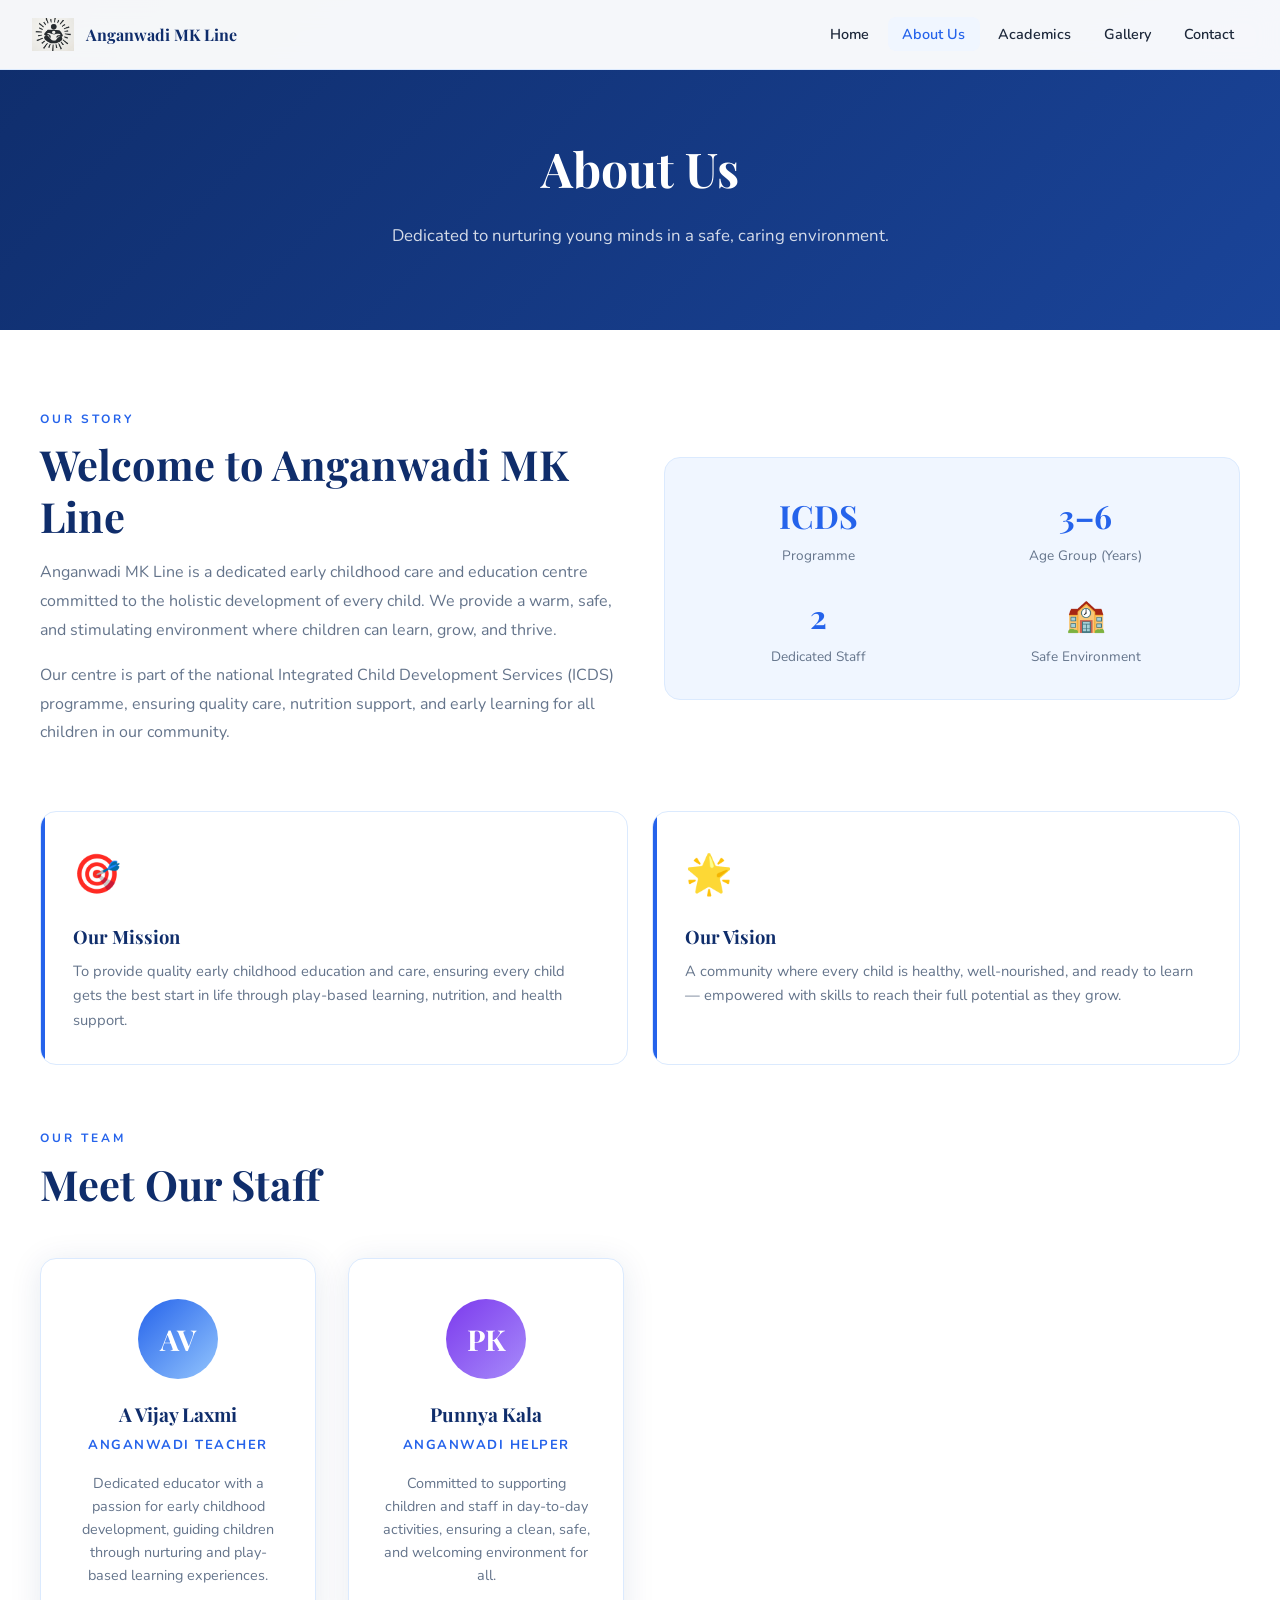
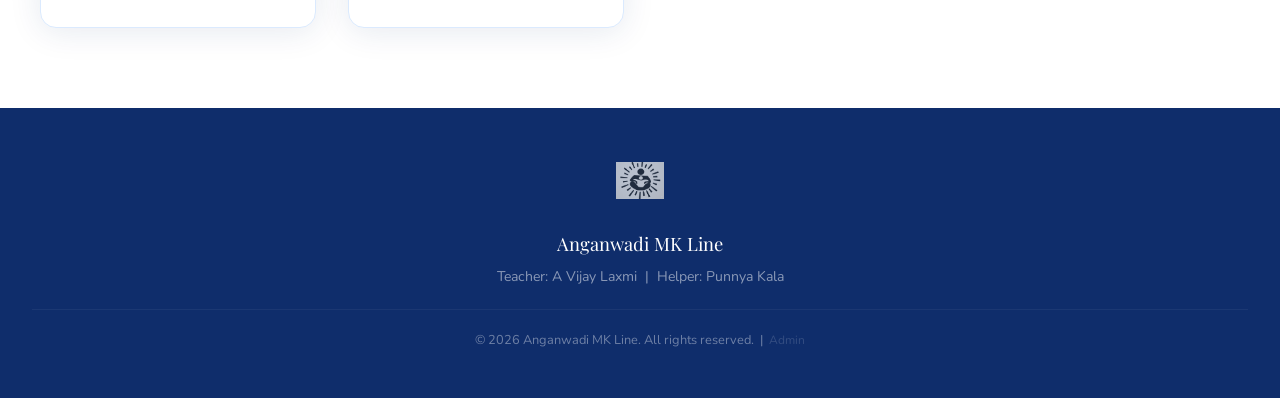
<file: about.html>
<!DOCTYPE html>
<html lang="en">
<head>
  <meta charset="UTF-8" />
  <meta name="viewport" content="width=device-width, initial-scale=1.0" />
  <title>About Us — Anganwadi MK Line</title>
  <link rel="stylesheet" href="style.css" />
  <link rel="icon" href="image.jpg" type="image/jpeg" />
  <style>
    .about-grid {
      display: grid;
      grid-template-columns: 1fr 1fr;
      gap: 3rem;
      align-items: center;
      margin-bottom: 4rem;
    }
    .mv-grid {
      display: grid;
      grid-template-columns: 1fr 1fr;
      gap: 1.5rem;
      margin-bottom: 4rem;
    }
    .stats-grid {
      display: grid;
      grid-template-columns: 1fr 1fr;
      gap: 1.5rem;
      text-align: center;
    }
    @media (max-width: 768px) {
      .about-grid { grid-template-columns: 1fr; gap: 2rem; }
      .mv-grid    { grid-template-columns: 1fr; }
    }
  </style>
</head>
<body>

  <!-- NAVBAR -->
  <nav class="navbar">
    <a class="nav-brand" href="index.html">
      <img class="nav-logo" src="image.jpg" alt="Logo" />
      <span class="nav-name">Anganwadi MK Line</span>
    </a>
    <ul class="nav-links">
      <li><a href="index.html">Home</a></li>
      <li><a href="about.html">About Us</a></li>
      <li><a href="academics.html">Academics</a></li>
      <li><a href="gallery.html">Gallery</a></li>
      <li><a href="contact.html">Contact</a></li>
    </ul>
    <div class="nav-hamburger"><span></span><span></span><span></span></div>
  </nav>

  <!-- PAGE HERO -->
  <div class="page-hero">
    <h1>About Us</h1>
    <p>Dedicated to nurturing young minds in a safe, caring environment.</p>
  </div>

  <!-- ABOUT CONTENT -->
  <section>
    <div class="container">

      <!-- Story + Stats -->
      <div class="about-grid">
        <div>
          <p class="section-label">Our Story</p>
          <h2 class="section-title">Welcome to Anganwadi MK Line</h2>
          <p style="color:var(--muted); line-height:1.8; margin-bottom:1rem;">
            Anganwadi MK Line is a dedicated early childhood care and education centre committed to the holistic development of every child. We provide a warm, safe, and stimulating environment where children can learn, grow, and thrive.
          </p>
          <p style="color:var(--muted); line-height:1.8;">
            Our centre is part of the national Integrated Child Development Services (ICDS) programme, ensuring quality care, nutrition support, and early learning for all children in our community.
          </p>
        </div>
        <div style="background:var(--light-bg); border-radius:var(--radius); padding:2rem; border:1px solid var(--border);">
          <div class="stats-grid">
            <div>
              <div style="font-family:'Playfair Display',serif; font-size:2rem; color:var(--secondary); font-weight:700;">ICDS</div>
              <div style="color:var(--muted); font-size:0.85rem; margin-top:0.25rem;">Programme</div>
            </div>
            <div>
              <div style="font-family:'Playfair Display',serif; font-size:2rem; color:var(--secondary); font-weight:700;">3–6</div>
              <div style="color:var(--muted); font-size:0.85rem; margin-top:0.25rem;">Age Group (Years)</div>
            </div>
            <div>
              <div style="font-family:'Playfair Display',serif; font-size:2rem; color:var(--secondary); font-weight:700;">2</div>
              <div style="color:var(--muted); font-size:0.85rem; margin-top:0.25rem;">Dedicated Staff</div>
            </div>
            <div>
              <div style="font-size:2rem;">🏫</div>
              <div style="color:var(--muted); font-size:0.85rem; margin-top:0.25rem;">Safe Environment</div>
            </div>
          </div>
        </div>
      </div>

      <!-- MISSION & VISION -->
      <div class="mv-grid">
        <div class="academic-card">
          <div class="academic-icon">🎯</div>
          <h3 class="academic-title">Our Mission</h3>
          <p class="academic-desc">To provide quality early childhood education and care, ensuring every child gets the best start in life through play-based learning, nutrition, and health support.</p>
        </div>
        <div class="academic-card">
          <div class="academic-icon">🌟</div>
          <h3 class="academic-title">Our Vision</h3>
          <p class="academic-desc">A community where every child is healthy, well-nourished, and ready to learn — empowered with skills to reach their full potential as they grow.</p>
        </div>
      </div>

      <!-- STAFF -->
      <div>
        <p class="section-label">Our Team</p>
        <h2 class="section-title">Meet Our Staff</h2>
        <div class="staff-grid">
          <div class="staff-card">
            <div class="staff-avatar">AV</div>
            <h3 class="staff-name">A Vijay Laxmi</h3>
            <p class="staff-role">Anganwadi Teacher</p>
            <p style="color:var(--muted); font-size:0.9rem; margin-top:1rem; line-height:1.6;">
              Dedicated educator with a passion for early childhood development, guiding children through nurturing and play-based learning experiences.
            </p>
          </div>
          <div class="staff-card">
            <div class="staff-avatar" style="background:linear-gradient(135deg, #7c3aed, #a78bfa);">PK</div>
            <h3 class="staff-name">Punnya Kala</h3>
            <p class="staff-role">Anganwadi Helper</p>
            <p style="color:var(--muted); font-size:0.9rem; margin-top:1rem; line-height:1.6;">
              Committed to supporting children and staff in day-to-day activities, ensuring a clean, safe, and welcoming environment for all.
            </p>
          </div>
        </div>
      </div>

    </div>
  </section>

  <!-- FOOTER -->
  <footer class="footer">
    <img class="footer-logo" src="image.jpg" alt="Logo" />
    <p class="footer-name">Anganwadi MK Line</p>
    <p class="footer-staff">Teacher: A Vijay Laxmi &nbsp;|&nbsp; Helper: Punnya Kala</p>
    <p class="footer-copy">&copy; <span id="year"></span> Anganwadi MK Line. All rights reserved. &nbsp;|&nbsp; <a href="admin.html" style="color:rgba(255,255,255,0.3); font-size:0.75rem; text-decoration:none;">Admin</a></p>
  </footer>

  <script src="main.js"></script>
  <script>document.getElementById('year').textContent = new Date().getFullYear();</script>
</body>
</html>
</file>
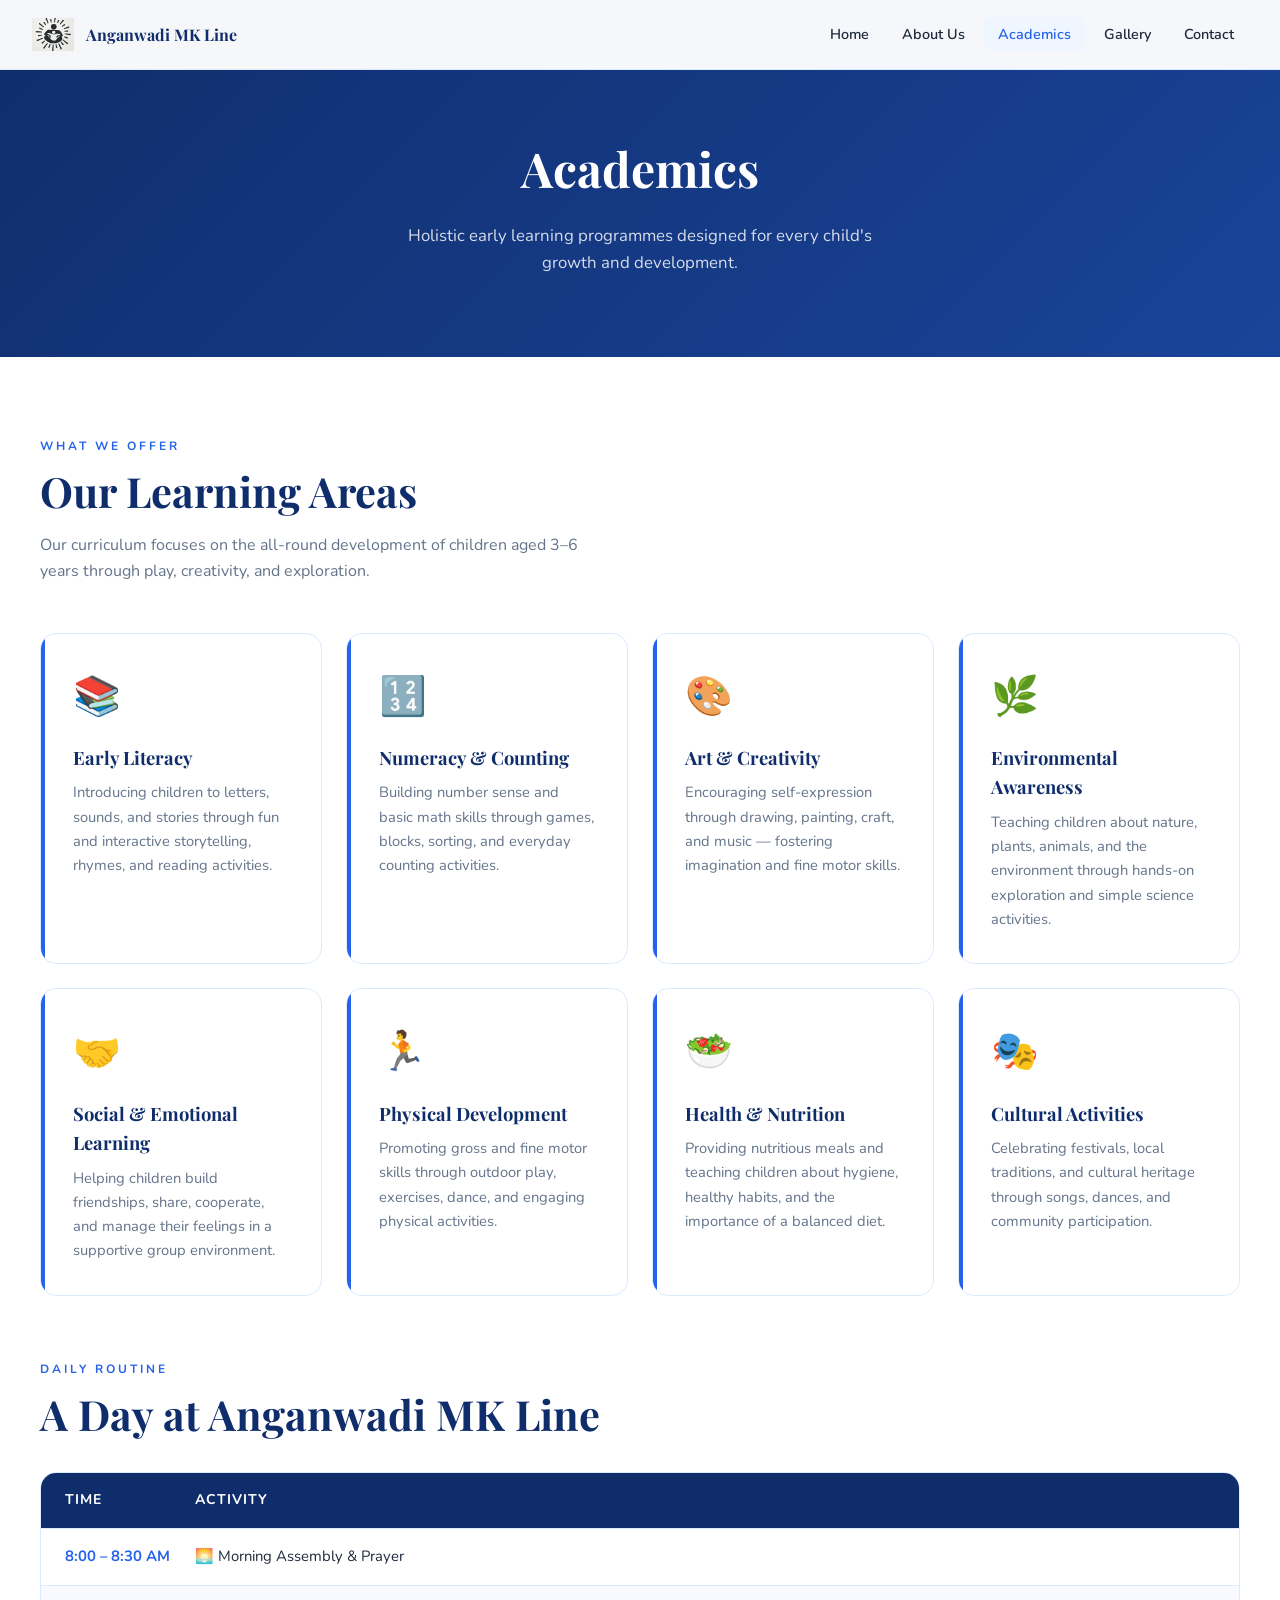
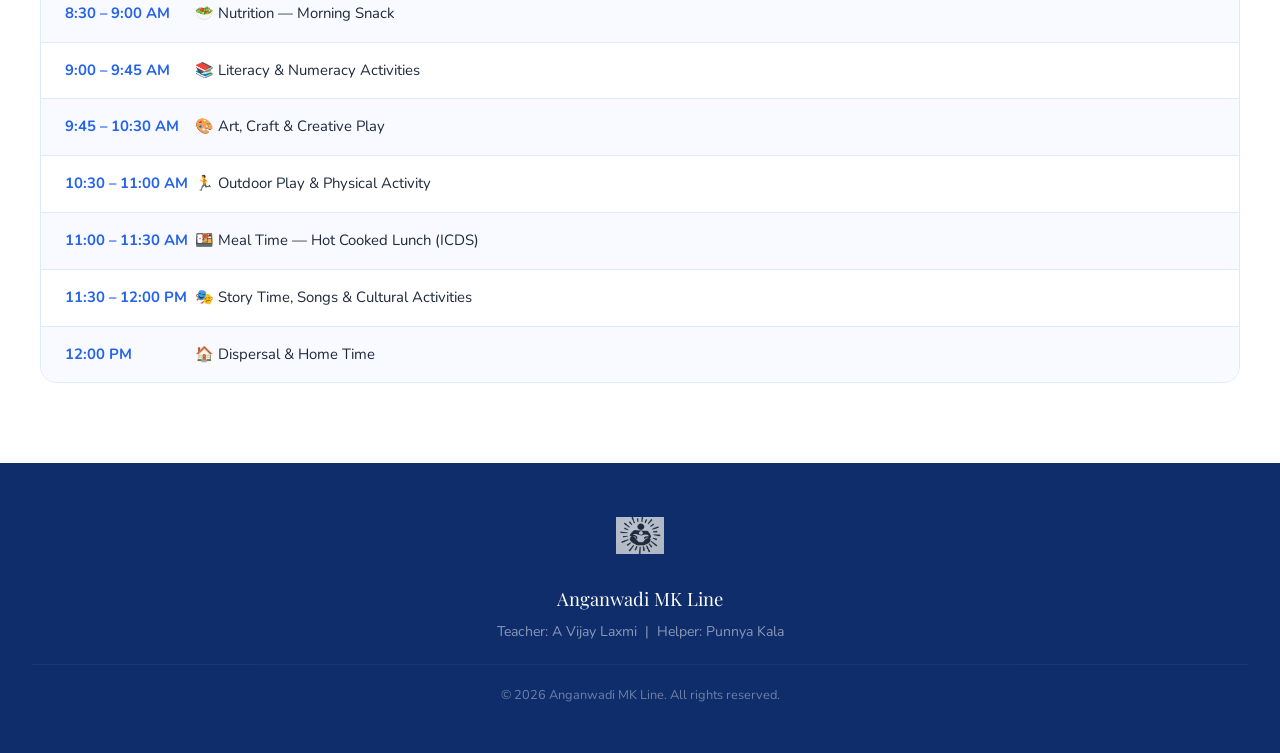
<file: academics.html>
<!DOCTYPE html>
<html lang="en">
<head>
  <meta charset="UTF-8" />
  <meta name="viewport" content="width=device-width, initial-scale=1.0" />
  <title>Academics — Anganwadi MK Line</title>
  <link rel="stylesheet" href="style.css" />
  <link rel="icon" href="image.jpg" type="image/jpeg" />
</head>
<body>

  <!-- NAVBAR -->
  <nav class="navbar">
    <a class="nav-brand" href="index.html">
      <img class="nav-logo" src="image.jpg" alt="Logo" />
      <span class="nav-name">Anganwadi MK Line</span>
    </a>
    <ul class="nav-links">
      <li><a href="index.html">Home</a></li>
      <li><a href="about.html">About Us</a></li>
      <li><a href="academics.html">Academics</a></li>
      <li><a href="gallery.html">Gallery</a></li>
      <li><a href="contact.html">Contact</a></li>
    </ul>
    <div class="nav-hamburger"><span></span><span></span><span></span></div>
  </nav>

  <!-- PAGE HERO -->
  <div class="page-hero">
    <h1>Academics</h1>
    <p>Holistic early learning programmes designed for every child's growth and development.</p>
  </div>

  <!-- ACADEMICS CONTENT -->
  <section>
    <div class="container">
      <p class="section-label">What We Offer</p>
      <h2 class="section-title">Our Learning Areas</h2>
      <p class="section-subtitle" style="margin-bottom:1rem;">
        Our curriculum focuses on the all-round development of children aged 3–6 years through play, creativity, and exploration.
      </p>

      <div class="academics-grid">

        <div class="academic-card">
          <div class="academic-icon">📚</div>
          <h3 class="academic-title">Early Literacy</h3>
          <p class="academic-desc">Introducing children to letters, sounds, and stories through fun and interactive storytelling, rhymes, and reading activities.</p>
        </div>

        <div class="academic-card">
          <div class="academic-icon">🔢</div>
          <h3 class="academic-title">Numeracy & Counting</h3>
          <p class="academic-desc">Building number sense and basic math skills through games, blocks, sorting, and everyday counting activities.</p>
        </div>

        <div class="academic-card">
          <div class="academic-icon">🎨</div>
          <h3 class="academic-title">Art & Creativity</h3>
          <p class="academic-desc">Encouraging self-expression through drawing, painting, craft, and music — fostering imagination and fine motor skills.</p>
        </div>

        <div class="academic-card">
          <div class="academic-icon">🌿</div>
          <h3 class="academic-title">Environmental Awareness</h3>
          <p class="academic-desc">Teaching children about nature, plants, animals, and the environment through hands-on exploration and simple science activities.</p>
        </div>

        <div class="academic-card">
          <div class="academic-icon">🤝</div>
          <h3 class="academic-title">Social & Emotional Learning</h3>
          <p class="academic-desc">Helping children build friendships, share, cooperate, and manage their feelings in a supportive group environment.</p>
        </div>

        <div class="academic-card">
          <div class="academic-icon">🏃</div>
          <h3 class="academic-title">Physical Development</h3>
          <p class="academic-desc">Promoting gross and fine motor skills through outdoor play, exercises, dance, and engaging physical activities.</p>
        </div>

        <div class="academic-card">
          <div class="academic-icon">🥗</div>
          <h3 class="academic-title">Health & Nutrition</h3>
          <p class="academic-desc">Providing nutritious meals and teaching children about hygiene, healthy habits, and the importance of a balanced diet.</p>
        </div>

        <div class="academic-card">
          <div class="academic-icon">🎭</div>
          <h3 class="academic-title">Cultural Activities</h3>
          <p class="academic-desc">Celebrating festivals, local traditions, and cultural heritage through songs, dances, and community participation.</p>
        </div>

      </div>

      <!-- Daily Schedule -->
      <div style="margin-top:4rem;">
        <p class="section-label">Daily Routine</p>
        <h2 class="section-title">A Day at Anganwadi MK Line</h2>
        <div style="margin-top:2rem; display:flex; flex-direction:column; gap:0; border:1px solid var(--border); border-radius:var(--radius); overflow:hidden;">
          <div style="display:grid; grid-template-columns:130px 1fr; background:var(--primary); color:white; padding:1rem 1.5rem; font-weight:700; font-size:0.88rem; letter-spacing:1px; text-transform:uppercase;">
            <span>Time</span><span>Activity</span>
          </div>
          <div id="scheduleRows"></div>
        </div>
      </div>

    </div>
  </section>

  <!-- FOOTER -->
  <footer class="footer">
    <img class="footer-logo" src="image.jpg" alt="Logo" />
    <p class="footer-name">Anganwadi MK Line</p>
    <p class="footer-staff">Teacher: A Vijay Laxmi &nbsp;|&nbsp; Helper: Punnya Kala</p>
    <p class="footer-copy">&copy; <span id="year"></span> Anganwadi MK Line. All rights reserved.</p>
  </footer>

  <script src="main.js"></script>
  <script>
    document.getElementById('year').textContent = new Date().getFullYear();

    const schedule = [
      { time: '8:00 – 8:30 AM',  activity: '🌅 Morning Assembly & Prayer' },
      { time: '8:30 – 9:00 AM',  activity: '🥗 Nutrition — Morning Snack' },
      { time: '9:00 – 9:45 AM',  activity: '📚 Literacy & Numeracy Activities' },
      { time: '9:45 – 10:30 AM', activity: '🎨 Art, Craft & Creative Play' },
      { time: '10:30 – 11:00 AM',activity: '🏃 Outdoor Play & Physical Activity' },
      { time: '11:00 – 11:30 AM',activity: '🍱 Meal Time — Hot Cooked Lunch (ICDS)' },
      { time: '11:30 – 12:00 PM',activity: '🎭 Story Time, Songs & Cultural Activities' },
      { time: '12:00 PM',         activity: '🏠 Dispersal & Home Time' },
    ];

    const rows = document.getElementById('scheduleRows');
    schedule.forEach((item, i) => {
      rows.innerHTML += `
        <div style="display:grid; grid-template-columns:130px 1fr; padding:1rem 1.5rem;
             border-top:1px solid var(--border); font-size:0.93rem;
             background:${i % 2 === 0 ? 'var(--white)' : 'var(--off-white)'}">
          <span style="color:var(--secondary); font-weight:700;">${item.time}</span>
          <span style="color:var(--text);">${item.activity}</span>
        </div>`;
    });
  </script>
</body>
</html>
</file>
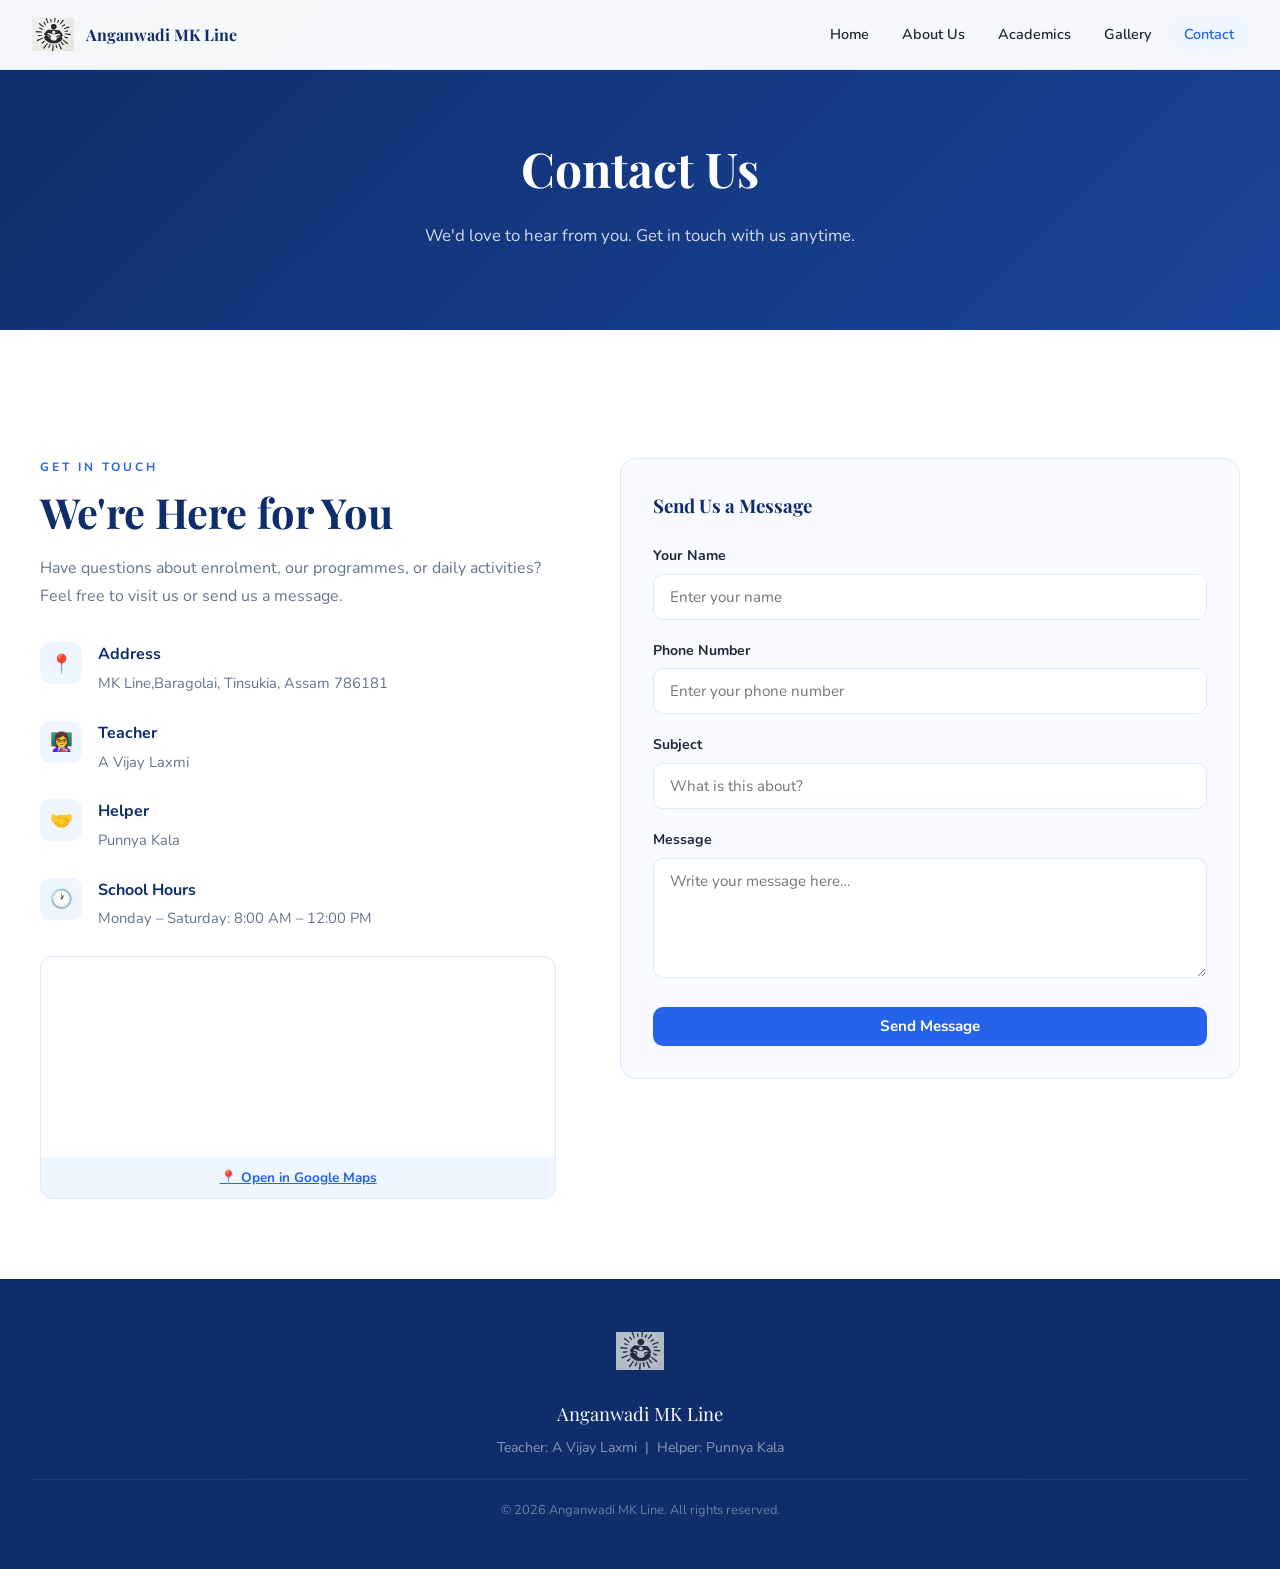
<file: contact.html>
<!DOCTYPE html>
<html lang="en">
<head>
  <meta charset="UTF-8" />
  <meta name="viewport" content="width=device-width, initial-scale=1.0" />
  <title>Contact — Anganwadi MK Line</title>
  <link rel="stylesheet" href="style.css" />
  <link rel="icon" href="image.jpg" type="image/jpeg" />
</head>
<body>

  <!-- NAVBAR -->
  <nav class="navbar">
    <a class="nav-brand" href="index.html">
      <img class="nav-logo" src="image.jpg" alt="Logo" />
      <span class="nav-name">Anganwadi MK Line</span>
    </a>
    <ul class="nav-links">
      <li><a href="index.html">Home</a></li>
      <li><a href="about.html">About Us</a></li>
      <li><a href="academics.html">Academics</a></li>
      <li><a href="gallery.html">Gallery</a></li>
      <li><a href="contact.html">Contact</a></li>
    </ul>
    <div class="nav-hamburger"><span></span><span></span><span></span></div>
  </nav>

  <!-- PAGE HERO -->
  <div class="page-hero">
    <h1>Contact Us</h1>
    <p>We'd love to hear from you. Get in touch with us anytime.</p>
  </div>

  <!-- CONTACT -->
  <section>
    <div class="container">
      <div class="contact-grid">

        <!-- Info -->
        <div class="contact-info">
          <p class="section-label">Get In Touch</p>
          <h2 class="section-title">We're Here for You</h2>
          <p style="color:var(--muted); margin-bottom:2rem; line-height:1.75;">
            Have questions about enrolment, our programmes, or daily activities? Feel free to visit us or send us a message.
          </p>

          <div class="contact-item">
            <div class="contact-icon">📍</div>
            <div class="contact-item-text">
              <strong>Address</strong>
              <span>MK Line,Baragolai, Tinsukia, Assam 786181</span>
            </div>
          </div>

          <div class="contact-item">
            <div class="contact-icon">👩‍🏫</div>
            <div class="contact-item-text">
              <strong>Teacher</strong>
              <span>A Vijay Laxmi</span>
            </div>
          </div>

          <div class="contact-item">
            <div class="contact-icon">🤝</div>
            <div class="contact-item-text">
              <strong>Helper</strong>
              <span>Punnya Kala</span>
            </div>
          </div>

          <div class="contact-item">
            <div class="contact-icon">🕐</div>
            <div class="contact-item-text">
              <strong>School Hours</strong>
              <span>Monday – Saturday: 8:00 AM – 12:00 PM</span>
            </div>
          </div>

          <!-- Map -->
          <div style="margin-top:1.5rem; border-radius:12px; overflow:hidden; border:1px solid var(--border);">
            <iframe
              src="https://maps.google.com/maps?q=MK+Line+Assam&output=embed"
              width="100%" height="200" style="border:0; display:block;"
              allowfullscreen="" loading="lazy">
            </iframe>
            <a href="https://maps.app.goo.gl/bhAY4yVsipz74qeS8" target="_blank"
              style="display:block; text-align:center; padding:0.6rem; font-size:0.85rem; color:var(--secondary); font-weight:700; background:var(--light-bg);">
              📍 Open in Google Maps
            </a>
          </div>

        </div>

        <!-- Form -->
        <div class="contact-form">
          <h3>Send Us a Message</h3>

          <div class="form-group">
            <label for="name">Your Name</label>
            <input type="text" id="name" placeholder="Enter your name" />
          </div>

          <div class="form-group">
            <label for="phone">Phone Number</label>
            <input type="tel" id="phone" placeholder="Enter your phone number" />
          </div>

          <div class="form-group">
            <label for="subject">Subject</label>
            <input type="text" id="subject" placeholder="What is this about?" />
          </div>

          <div class="form-group">
            <label for="message">Message</label>
            <textarea id="message" placeholder="Write your message here…"></textarea>
          </div>

          <button class="btn btn-primary btn-full" onclick="sendMessage()">
            Send Message
          </button>

          <div class="success-msg" id="contactSuccess">
            ✅ Message sent! We'll get back to you soon.
          </div>
        </div>

      </div>
    </div>
  </section>

  <!-- FOOTER -->
  <footer class="footer">
    <img class="footer-logo" src="image.jpg" alt="Logo" />
    <p class="footer-name">Anganwadi MK Line</p>
    <p class="footer-staff">Teacher: A Vijay Laxmi &nbsp;|&nbsp; Helper: Punnya Kala</p>
    <p class="footer-copy">&copy; <span id="year"></span> Anganwadi MK Line. All rights reserved.</p>
  </footer>

  <script src="main.js"></script>
  <script>
    document.getElementById('year').textContent = new Date().getFullYear();

    function sendMessage() {
      const name    = document.getElementById('name').value.trim();
      const phone   = document.getElementById('phone').value.trim();
      const subject = document.getElementById('subject').value.trim();
      const message = document.getElementById('message').value.trim();

      if (!name || !message) {
        alert('Please enter your name and message.');
        return;
      }

      const phoneNumber = '919864042310'; // Replace with your actual number
      const text = encodeURIComponent(
        `Name: ${name}\nPhone: ${phone}\nSubject: ${subject}\n\nMessage:\n${message}`
      );
      window.open(`https://wa.me/${phoneNumber}?text=${text}`, '_blank');

      document.getElementById('contactSuccess').classList.add('show');
      setTimeout(() => document.getElementById('contactSuccess').classList.remove('show'), 5000);
    }
  </script>
</body>
</html>
</file>
<file: style.css>
@import url('https://fonts.googleapis.com/css2?family=Playfair+Display:wght@600;700&family=Nunito:wght@400;500;600;700&display=swap');

:root {
  --primary: #0f2d6b;
  --primary-light: #1a4499;
  --secondary: #2563eb;
  --accent: #3b82f6;
  --accent-light: #93c5fd;
  --white: #ffffff;
  --light-bg: #f0f6ff;
  --off-white: #f8faff;
  --dark: #0f172a;
  --text: #1e293b;
  --muted: #64748b;
  --border: #dbeafe;
  --shadow: 0 4px 32px rgba(15, 45, 107, 0.1);
  --shadow-hover: 0 8px 48px rgba(15, 45, 107, 0.2);
  --radius: 16px;
  --transition: all 0.35s cubic-bezier(0.4, 0, 0.2, 1);
}

* { margin: 0; padding: 0; box-sizing: border-box; }
html { scroll-behavior: smooth; }

body {
  font-family: 'Nunito', sans-serif;
  color: var(--text);
  background: var(--white);
  overflow-x: hidden;
  line-height: 1.6;
}

/* ---- NAVBAR ---- */
.navbar {
  position: fixed;
  top: 0; left: 0; right: 0;
  z-index: 1000;
  background: rgba(255,255,255,0.96);
  backdrop-filter: blur(12px);
  border-bottom: 1px solid var(--border);
  padding: 0 2rem;
  height: 70px;
  display: flex;
  align-items: center;
  justify-content: space-between;
  transition: var(--transition);
}
.navbar.scrolled { box-shadow: 0 2px 24px rgba(15,45,107,0.12); }

.nav-brand {
  display: flex; align-items: center; gap: 12px; text-decoration: none;
}
.nav-logo { width: 42px; height: 42px; object-fit: contain; }
.nav-name {
  font-family: 'Playfair Display', serif;
  font-size: 1rem; color: var(--primary);
  font-weight: 700; line-height: 1.2; max-width: 180px;
}

.nav-links { display: flex; align-items: center; gap: 0.25rem; list-style: none; }
.nav-links a {
  text-decoration: none; color: var(--text); font-weight: 600;
  font-size: 0.9rem; padding: 0.45rem 0.9rem; border-radius: 8px; transition: var(--transition);
}
.nav-links a:hover, .nav-links a.active {
  color: var(--secondary); background: var(--light-bg);
}

.nav-hamburger { display: none; flex-direction: column; gap: 5px; cursor: pointer; padding: 4px; }
.nav-hamburger span { display: block; width: 24px; height: 2px; background: var(--primary); border-radius: 2px; transition: var(--transition); }

/* ---- HERO ---- */
.hero {
  min-height: 100vh;
  background: linear-gradient(135deg, var(--primary) 0%, var(--primary-light) 50%, #1d4ed8 100%);
  display: flex; align-items: center; justify-content: center;
  text-align: center; position: relative; overflow: hidden; padding: 100px 2rem 5rem;
}
.hero::before {
  content: '';
  position: absolute; inset: 0;
  background: radial-gradient(ellipse at 70% 20%, rgba(255,255,255,0.04) 0%, transparent 60%),
              radial-gradient(ellipse at 20% 80%, rgba(255,255,255,0.04) 0%, transparent 60%);
}
.hero-shapes {
  position: absolute; inset: 0; overflow: hidden; pointer-events: none;
}
.hero-shape {
  position: absolute; border-radius: 50%;
  background: rgba(255,255,255,0.04);
}
.hero-shape:nth-child(1) { width: 400px; height: 400px; top: -100px; right: -100px; }
.hero-shape:nth-child(2) { width: 200px; height: 200px; bottom: 100px; left: -50px; }
.hero-shape:nth-child(3) { width: 100px; height: 100px; top: 30%; left: 10%; }

.hero-content { position: relative; max-width: 800px; animation: fadeUp 0.9s ease both; }
/* .hero-logo {
  width: 90px; height: 90px; object-fit: contain;
  margin-bottom: 1.5rem; 
  animation: fadeDown 0.8s ease 0.2s both;
} */
.hero h1 {
  font-family: 'Playfair Display', serif;
  font-size: clamp(2.2rem, 5vw, 3.8rem);
  color: #fff; margin-bottom: 1rem; line-height: 1.2;
}
.hero-tagline {
  font-size: 1.1rem; color: rgba(255,255,255,0.82);
  max-width: 480px; margin: 0 auto 2.5rem;
}
.hero-btn {
  display: inline-block; padding: 0.9rem 2.5rem;
  background: #fff; color: var(--primary);
  border-radius: 50px; font-weight: 700; text-decoration: none;
  font-size: 1rem; transition: var(--transition);
  box-shadow: 0 4px 24px rgba(0,0,0,0.2);
}
.hero-btn:hover { transform: translateY(-2px); box-shadow: 0 8px 32px rgba(0,0,0,0.3); }

.hero-scroll {
  position: absolute; bottom: 2rem; left: 50%;
  transform: translateX(-50%);
  color: rgba(255,255,255,0.5); font-size: 0.85rem;
  display: flex; flex-direction: column; align-items: center; gap: 6px;
  animation: bounce 2s infinite;
}
.hero-scroll svg { opacity: 0.6; }

/* ---- SECTIONS ---- */
section { padding: 5rem 2rem; }
.container { max-width: 1200px; margin: 0 auto; }

.section-label {
  font-size: 0.75rem; font-weight: 700; text-transform: uppercase;
  letter-spacing: 3px; color: var(--secondary); margin-bottom: 0.6rem;
}
.section-title {
  font-family: 'Playfair Display', serif;
  font-size: clamp(1.8rem, 4vw, 2.6rem);
  color: var(--primary); margin-bottom: 1rem; line-height: 1.25;
}
.section-subtitle { font-size: 1rem; color: var(--muted); max-width: 580px; }

/* ---- EVENTS ---- */
.events-section { background: var(--off-white); }
.events-header { text-align: center; margin-bottom: 3rem; }
.events-header .section-subtitle { margin: 0 auto; }

.events-grid {
  display: grid; grid-template-columns: repeat(auto-fill, minmax(300px, 1fr)); gap: 2rem;
}

.event-card {
  background: var(--white); border-radius: var(--radius);
  overflow: hidden; box-shadow: var(--shadow);
  border: 1px solid var(--border);
  opacity: 0; transform: translateY(40px);
  transition: opacity 0.7s ease, transform 0.7s ease, box-shadow 0.35s ease;
}
.event-card.visible { opacity: 1; transform: translateY(0); }
.event-card:hover { transform: translateY(-6px); box-shadow: var(--shadow-hover); }
.event-card.visible:hover { transform: translateY(-6px); }

.event-img {
  width: 100%; height: 195px; object-fit: cover; background: var(--light-bg); display: block;
}
.event-img-placeholder {
  width: 100%; height: 195px;
  background: linear-gradient(135deg, var(--light-bg), #c7d9f8);
  display: flex; align-items: center; justify-content: center; font-size: 3rem;
}
.event-body { padding: 1.5rem; }
.event-date-badge {
  display: inline-flex; align-items: center; gap: 0.4rem;
  background: var(--light-bg); color: var(--secondary);
  font-size: 0.78rem; font-weight: 700;
  padding: 0.3rem 0.75rem; border-radius: 50px; margin-bottom: 0.75rem;
}
.event-title {
  font-family: 'Playfair Display', serif;
  font-size: 1.2rem; color: var(--primary); margin-bottom: 0.5rem;
}
.event-desc {
  color: var(--muted); font-size: 0.9rem; line-height: 1.65;
  display: -webkit-box; -webkit-line-clamp: 3; -webkit-box-orient: vertical; overflow: hidden;
}

.no-data {
  text-align: center; padding: 4rem 2rem;
  color: var(--muted); grid-column: 1 / -1;
}
.no-data span { display: block; font-size: 3rem; margin-bottom: 1rem; }

/* ---- PAGE HERO ---- */
.page-hero {
  background: linear-gradient(135deg, var(--primary) 0%, var(--primary-light) 100%);
  padding: 130px 2rem 5rem; text-align: center; color: white;
}
.page-hero h1 {
  font-family: 'Playfair Display', serif;
  font-size: clamp(2rem, 5vw, 3rem); margin-bottom: 1rem;
}
.page-hero p { font-size: 1.05rem; opacity: 0.82; max-width: 500px; margin: 0 auto; }

/* ---- STAFF ---- */
.staff-grid { display: grid; grid-template-columns: repeat(auto-fill, minmax(260px, 1fr)); gap: 2rem; margin-top: 3rem; }
.staff-card {
  background: var(--white); border: 1px solid var(--border);
  border-radius: var(--radius); padding: 2.5rem 2rem; text-align: center;
  box-shadow: var(--shadow); transition: var(--transition);
}
.staff-card:hover { transform: translateY(-4px); box-shadow: var(--shadow-hover); }
.staff-avatar {
  width: 80px; height: 80px; border-radius: 50%;
  background: linear-gradient(135deg, var(--secondary), var(--accent-light));
  display: flex; align-items: center; justify-content: center;
  font-size: 1.8rem; color: white; margin: 0 auto 1.25rem;
  font-family: 'Playfair Display', serif; font-weight: 700;
}
.staff-name { font-family: 'Playfair Display', serif; font-size: 1.2rem; color: var(--primary); margin-bottom: 0.35rem; }
.staff-role { color: var(--secondary); font-size: 0.82rem; font-weight: 700; text-transform: uppercase; letter-spacing: 1.5px; }

/* ---- ACADEMICS ---- */
.academics-grid { display: grid; grid-template-columns: repeat(auto-fill, minmax(260px, 1fr)); gap: 1.5rem; margin-top: 3rem; }
.academic-card {
  background: var(--white); border: 1px solid var(--border);
  border-radius: var(--radius); padding: 2rem;
  transition: var(--transition); position: relative; overflow: hidden;
}
.academic-card::before {
  content: ''; position: absolute;
  top: 0; left: 0; width: 4px; height: 100%;
  background: var(--secondary); border-radius: 0 4px 4px 0;
}
.academic-card:hover { transform: translateX(4px); box-shadow: var(--shadow); }
.academic-icon { font-size: 2.4rem; margin-bottom: 1rem; }
.academic-title { font-family: 'Playfair Display', serif; font-size: 1.15rem; color: var(--primary); margin-bottom: 0.5rem; }
.academic-desc { color: var(--muted); font-size: 0.92rem; line-height: 1.65; }

/* ---- GALLERY ---- */
.gallery-grid { display: grid; grid-template-columns: repeat(auto-fill, minmax(260px, 1fr)); gap: 1rem; margin-top: 2rem; }
.gallery-item {
  border-radius: 12px; overflow: hidden;
  aspect-ratio: 4/3; cursor: pointer; position: relative;
  background: var(--light-bg); transition: var(--transition);
}
.gallery-item img { width: 100%; height: 100%; object-fit: cover; transition: transform 0.5s ease; display: block; }
.gallery-item:hover img { transform: scale(1.05); }
.gallery-overlay {
  position: absolute; inset: 0;
  background: rgba(15,45,107,0); display: flex;
  align-items: center; justify-content: center;
  transition: var(--transition); color: white; font-size: 1.8rem;
}
.gallery-item:hover .gallery-overlay { background: rgba(15,45,107,0.45); }

/* Lightbox */
.lightbox {
  position: fixed; inset: 0;
  background: rgba(0,0,0,0.95); z-index: 9999;
  display: none; align-items: center; justify-content: center; padding: 2rem;
}
.lightbox.active { display: flex; }
.lightbox img { max-width: 90vw; max-height: 88vh; object-fit: contain; border-radius: 8px; }
.lightbox-close {
  position: absolute; top: 1.5rem; right: 1.5rem;
  color: white; font-size: 1.5rem; cursor: pointer;
  background: rgba(255,255,255,0.12); border: none;
  width: 48px; height: 48px; border-radius: 50%;
  display: flex; align-items: center; justify-content: center;
  transition: var(--transition);
}
.lightbox-close:hover { background: rgba(255,255,255,0.25); }

/* ---- CONTACT ---- */
.contact-grid { display: grid; grid-template-columns: 1fr 1.2fr; gap: 4rem; align-items: start; margin-top: 3rem; }
.contact-info h3 { font-family: 'Playfair Display', serif; color: var(--primary); font-size: 1.4rem; margin-bottom: 1.5rem; }
.contact-item { display: flex; gap: 1rem; margin-bottom: 1.5rem; align-items: flex-start; }
.contact-icon {
  width: 42px; height: 42px; background: var(--light-bg);
  border-radius: 10px; display: flex; align-items: center;
  justify-content: center; flex-shrink: 0; font-size: 1.15rem;
}
.contact-item-text strong { display: block; color: var(--primary); font-weight: 700; margin-bottom: 0.2rem; }
.contact-item-text span { color: var(--muted); font-size: 0.92rem; }

.contact-form { background: var(--off-white); padding: 2rem; border-radius: var(--radius); border: 1px solid var(--border); }
.contact-form h3 { font-family: 'Playfair Display', serif; color: var(--primary); margin-bottom: 1.5rem; }

/* ---- FORMS ---- */
.form-group { margin-bottom: 1.25rem; }
.form-group label { display: block; font-weight: 700; margin-bottom: 0.4rem; color: var(--text); font-size: 0.88rem; }
.form-group input,
.form-group textarea,
.form-group select {
  width: 100%; padding: 0.75rem 1rem;
  border: 1.5px solid var(--border); border-radius: 10px;
  font-family: 'Nunito', sans-serif; font-size: 0.95rem;
  transition: var(--transition); background: var(--white); color: var(--text); outline: none;
}
.form-group input:focus,
.form-group textarea:focus,
.form-group select:focus {
  border-color: var(--secondary); box-shadow: 0 0 0 3px rgba(37,99,235,0.1);
}
.form-group textarea { resize: vertical; min-height: 120px; }

/* ---- BUTTONS ---- */
.btn {
  display: inline-flex; align-items: center; gap: 0.5rem;
  padding: 0.75rem 1.75rem; border-radius: 10px;
  font-weight: 700; font-size: 0.95rem; cursor: pointer;
  transition: var(--transition); border: none; text-decoration: none;
  font-family: 'Nunito', sans-serif; line-height: 1;
}
.btn-primary { background: var(--secondary); color: white; }
.btn-primary:hover { background: var(--primary); transform: translateY(-1px); box-shadow: 0 4px 16px rgba(37,99,235,0.3); }
.btn-outline { background: transparent; color: var(--secondary); border: 2px solid var(--secondary); }
.btn-outline:hover { background: var(--secondary); color: white; }
.btn-danger { background: #ef4444; color: white; font-size: 0.85rem; padding: 0.45rem 0.9rem; border-radius: 8px; }
.btn-danger:hover { background: #dc2626; }
.btn-sm { padding: 0.5rem 1rem; font-size: 0.85rem; }
.btn-full { width: 100%; justify-content: center; }

/* ---- ADMIN ---- */
.admin-password-screen {
  min-height: 100vh; display: flex; align-items: center; justify-content: center;
  background: linear-gradient(135deg, var(--primary) 0%, var(--primary-light) 100%); padding: 2rem;
}
.admin-login-card {
  background: white; padding: 2.5rem; border-radius: 20px;
  width: 100%; max-width: 400px; text-align: center;
  box-shadow: 0 20px 60px rgba(0,0,0,0.3);
}
.admin-login-card img { width: 55px; height: 55px; object-fit: contain; margin-bottom: 1rem; }
.admin-login-card h2 { font-family: 'Playfair Display', serif; color: var(--primary); margin-bottom: 0.4rem; }
.admin-login-card p { color: var(--muted); margin-bottom: 1.75rem; font-size: 0.92rem; }
.admin-error { color: #ef4444; font-size: 0.85rem; margin-top: 0.6rem; display: none; }

.admin-wrapper { min-height: 100vh; background: var(--off-white); display: none; }
.admin-topbar {
  background: var(--primary); color: white; padding: 1.1rem 2rem;
  display: flex; align-items: center; justify-content: space-between; gap: 1rem;
}
.admin-topbar h1 { font-family: 'Playfair Display', serif; font-size: 1.2rem; }
.admin-topbar span { font-size: 0.85rem; opacity: 0.7; }

.admin-content { max-width: 880px; margin: 0 auto; padding: 2rem; }

.admin-tabs {
  display: flex; gap: 0.5rem; margin-bottom: 2rem;
  background: white; padding: 0.5rem; border-radius: 12px;
  box-shadow: var(--shadow); border: 1px solid var(--border);
}
.admin-tab {
  flex: 1; padding: 0.7rem; border: none; background: transparent;
  border-radius: 8px; font-family: 'Nunito', sans-serif;
  font-weight: 700; cursor: pointer; color: var(--muted);
  transition: var(--transition); font-size: 0.88rem;
}
.admin-tab.active { background: var(--secondary); color: white; }

.admin-panel { display: none; }
.admin-panel.active { display: block; }

.admin-card {
  background: white; border-radius: var(--radius); padding: 2rem;
  box-shadow: var(--shadow); border: 1px solid var(--border); margin-bottom: 2rem;
}
.admin-card h2 { font-family: 'Playfair Display', serif; color: var(--primary); margin-bottom: 1.5rem; font-size: 1.25rem; }

.img-upload-area {
  width: 100%; height: 180px; border: 2px dashed var(--border);
  border-radius: 10px; display: flex; flex-direction: column;
  align-items: center; justify-content: center;
  cursor: pointer; transition: var(--transition); overflow: hidden; position: relative;
  background: var(--off-white); margin-bottom: 0.75rem;
}
.img-upload-area:hover { border-color: var(--secondary); background: var(--light-bg); }
.img-upload-area img { width: 100%; height: 100%; object-fit: cover; position: absolute; inset: 0; }
.img-upload-placeholder { text-align: center; color: var(--muted); pointer-events: none; }
.img-upload-placeholder span { display: block; font-size: 2.5rem; margin-bottom: 0.5rem; }
.img-upload-placeholder p { font-size: 0.88rem; }

.img-upload-tag { font-size: 0.8rem; color: var(--secondary); font-weight: 600; margin-bottom: 1.25rem; display: block; }

/* Event list in admin */
.event-list { display: flex; flex-direction: column; gap: 1rem; }
.event-list-item {
  display: flex; align-items: center; gap: 1rem;
  padding: 1rem; background: var(--off-white);
  border-radius: 10px; border: 1px solid var(--border);
}
.event-list-img {
  width: 65px; height: 65px; object-fit: cover;
  border-radius: 8px; flex-shrink: 0; background: var(--light-bg);
}
.event-list-img-placeholder {
  width: 65px; height: 65px; border-radius: 8px; flex-shrink: 0;
  background: var(--light-bg); display: flex; align-items: center;
  justify-content: center; font-size: 1.5rem;
}
.event-list-info { flex: 1; min-width: 0; }
.event-list-name { font-weight: 700; color: var(--primary); margin-bottom: 0.2rem; white-space: nowrap; overflow: hidden; text-overflow: ellipsis; }
.event-list-date { font-size: 0.82rem; color: var(--secondary); }

/* Gallery admin list */
.gallery-admin-grid { display: grid; grid-template-columns: repeat(auto-fill, minmax(120px, 1fr)); gap: 0.75rem; }
.gallery-admin-item { position: relative; aspect-ratio: 1; border-radius: 8px; overflow: hidden; background: var(--light-bg); }
.gallery-admin-item img { width: 100%; height: 100%; object-fit: cover; }
.gallery-admin-delete {
  position: absolute; top: 4px; right: 4px;
  background: rgba(239,68,68,0.9); color: white;
  border: none; border-radius: 50%; width: 24px; height: 24px;
  display: flex; align-items: center; justify-content: center;
  cursor: pointer; font-size: 0.8rem; transition: var(--transition);
}
.gallery-admin-delete:hover { background: #dc2626; }

/* ---- ALERTS ---- */
.success-msg {
  background: #ecfdf5; border: 1px solid #6ee7b7; color: #065f46;
  padding: 0.9rem 1rem; border-radius: 10px; margin-top: 1rem;
  display: none; font-weight: 600; font-size: 0.9rem;
}
.success-msg.show { display: block; }
.loading-msg { color: var(--muted); font-size: 0.9rem; text-align: center; padding: 2rem; }

/* ---- FOOTER ---- */
.footer { background: var(--primary); color: rgba(255,255,255,0.78); padding: 3rem 2rem; text-align: center; }
.footer-logo { width: 48px; height: 48px; object-fit: contain; margin-bottom: 1rem; opacity: 0.75; }
.footer-name { font-family: 'Playfair Display', serif; color: white; font-size: 1.15rem; margin-bottom: 0.5rem; }
.footer-staff { font-size: 0.88rem; opacity: 0.65; margin-bottom: 0.25rem; }
.footer-copy { font-size: 0.8rem; opacity: 0.5; margin-top: 1.25rem; border-top: 1px solid rgba(255,255,255,0.1); padding-top: 1.25rem; }

/* ---- ANIMATIONS ---- */
@keyframes fadeUp {
  from { opacity: 0; transform: translateY(30px); }
  to { opacity: 1; transform: translateY(0); }
}
@keyframes fadeDown {
  from { opacity: 0; transform: translateY(-20px); }
  to { opacity: 1; transform: translateY(0); }
}
@keyframes bounce {
  0%, 100% { transform: translateX(-50%) translateY(0); }
  50% { transform: translateX(-50%) translateY(8px); }
}
@keyframes spin {
  to { transform: rotate(360deg); }
}
.spinner {
  width: 28px; height: 28px; border: 3px solid var(--border);
  border-top-color: var(--secondary); border-radius: 50%;
  animation: spin 0.7s linear infinite; margin: 1rem auto;
}

/* ---- RESPONSIVE ---- */
@media (max-width: 768px) {
  .nav-links {
    display: none; position: fixed; top: 70px; left: 0; right: 0;
    background: white; flex-direction: column; padding: 1rem;
    border-bottom: 1px solid var(--border); box-shadow: 0 4px 16px rgba(0,0,0,0.08);
  }
  .nav-links.open { display: flex; }
  .nav-hamburger { display: flex; }
  .contact-grid { grid-template-columns: 1fr; gap: 2rem; }
  .admin-tabs { flex-wrap: wrap; }
  section { padding: 3.5rem 1.25rem; }
  .page-hero { padding: 110px 1.25rem 3.5rem; }
}
</file>
